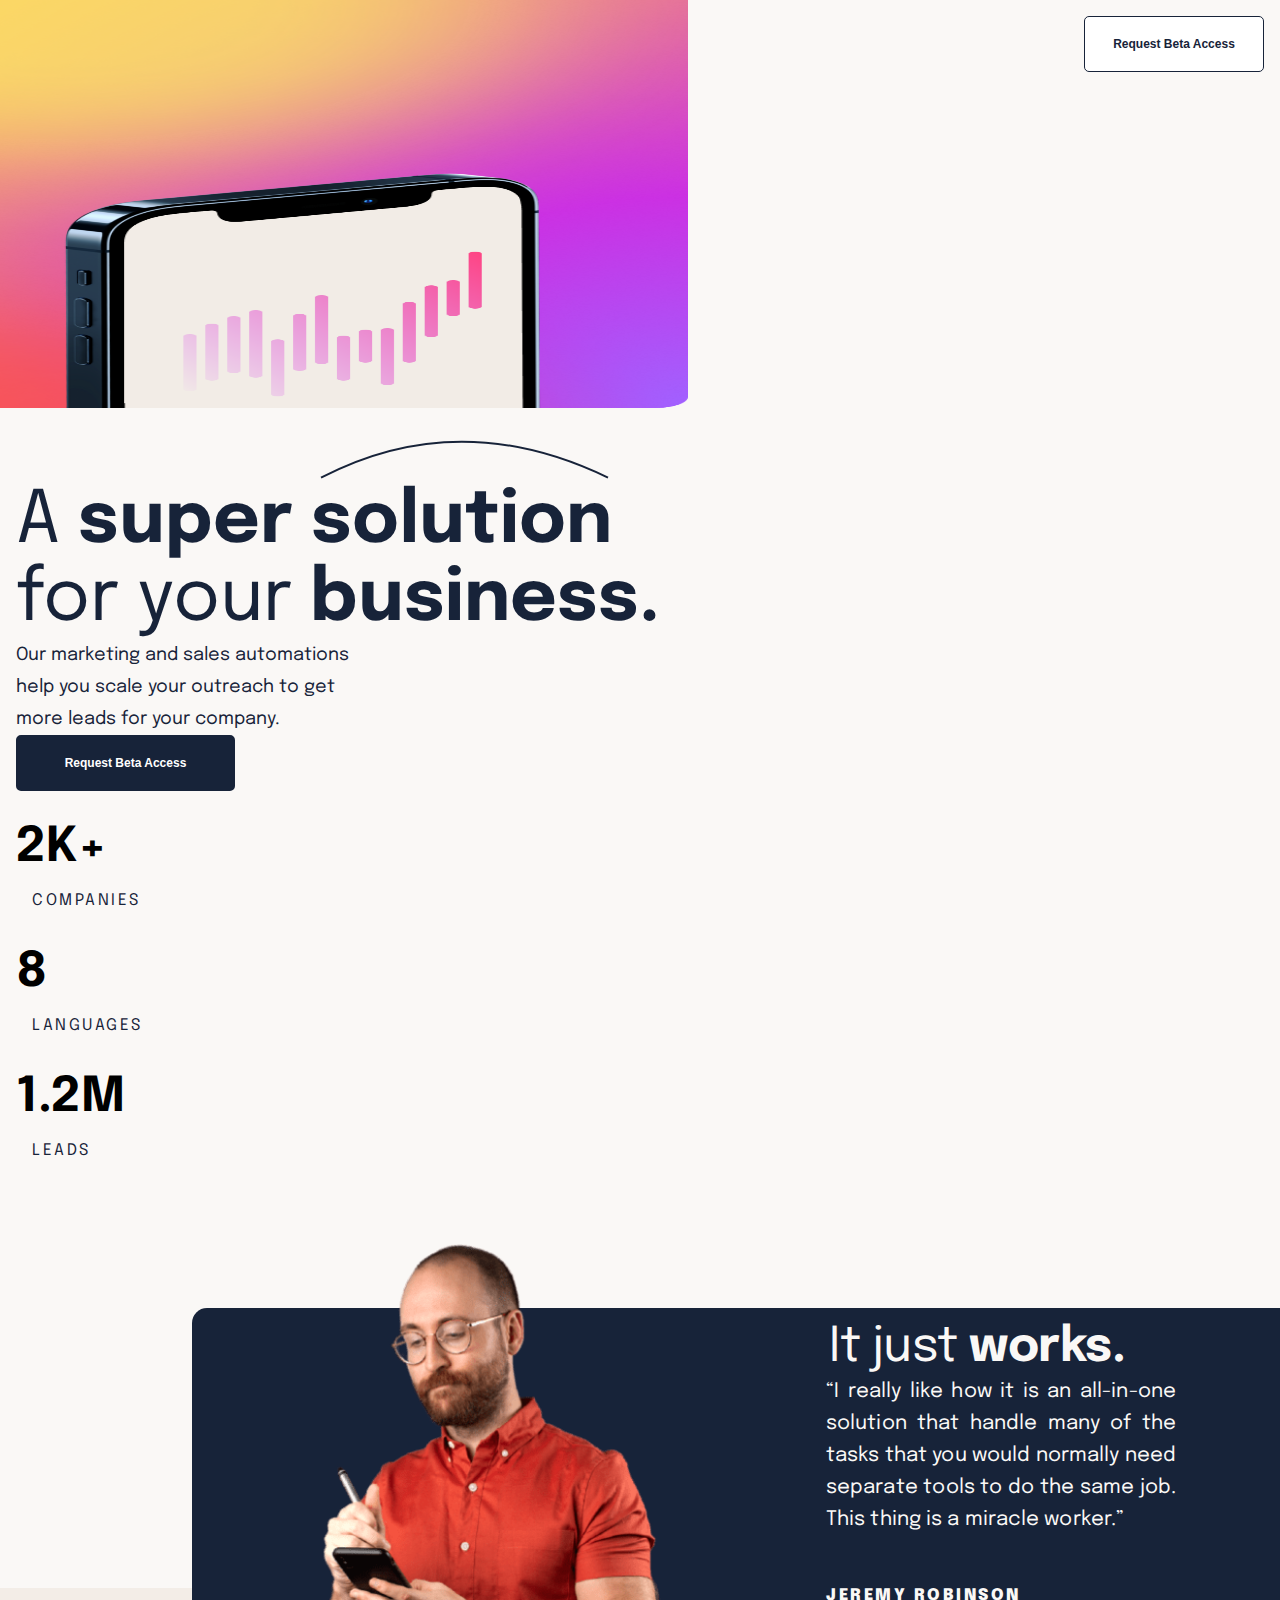
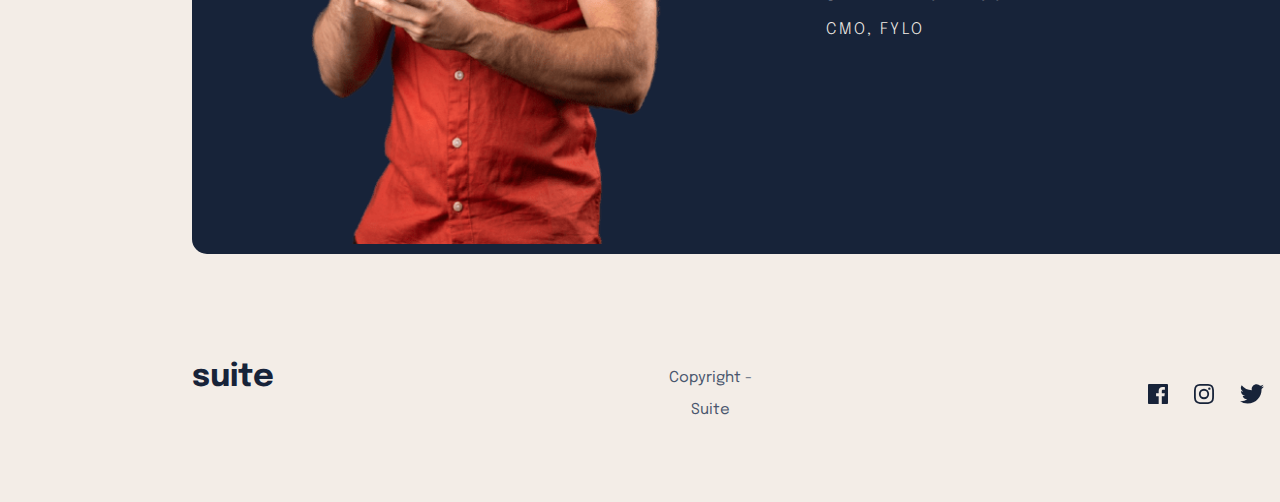
<file: index.html>
<!DOCTYPE html>
<html lang="en">
<head>
  <meta charset="UTF-8">
  <meta name="viewport" content="width=device-width, initial-scale=1.0">

  <link rel="icon" type="image/png" sizes="32x32" href="./assets/favicon-32x32.png">
  <link rel="stylesheet" href="./styles.css">
  <link rel="preconnect" href="https://fonts.googleapis.com">
<link rel="preconnect" href="https://fonts.gstatic.com" crossorigin>
<link href="https://fonts.googleapis.com/css2?family=Epilogue:wght@300;400;700&display=swap" rel="stylesheet">
  
  <title>Frontend Mentor | Suite landing page</title>
</head>
<body>

  <!--menu-->
  <header>
  <img src="./assets/suite (2).svg" alt="logo">
<button class="button-one">Request Beta Access</button>

  </header>

  <!--Parte principal-->
  <div class="container-principal">
    <img src="./assets/Oval.png" alt="illustration" class="img-principal">
    <img src="./assets/image-hero-landscape.png" alt="illustration" class="img-mobile">
    <img src="./assets/image-hero-portrait.webp" alt="illustration" class="img-tablet">
    
      <div class="text-principal">
      <img src="./assets/pattern-curved-line-1.svg" alt="illustration" class="curva-img">
        <h1>A <strong>super solution</strong> for your <strong>business.</strong></h1>
      
        <p>Our marketing and sales automations help you scale your outreach to 
          get more leads for your company. </p>

        <button class="button-two">Request Beta Access</button>
  <img src="./assets/image-hero-landscape.png" alt="illustration" class="img-mobile">
</div>
<!--Parte secundária-->
<div class="container-sub">
  <h1>2K+</h1>
  <p>Companies</p>

  <h1>8</h1>
  <p>Languages</p>

  <h1>1.2M</h1>
  <p>Leads</p>
</div>
</div>
<!--Terceira parte-->
<div class="container-terceiro">
  
  <div class="container-blue">
    <img src="./assets/image-jeremy-large.png" alt="illustration" class="man-img">
    <div class="blue-text">
      <p class="text-1">It just <strong>works.</strong></p> 

      <p  class="text-2">“I really like how it is an all-in-one solution that handle many of the tasks that you would normally need separate tools to do the same job. This thing is a miracle worker.”</p>
      <p class="name"><strong>Jeremy Robinson</strong></p>
        <p class="subtitle">CMO, Fylo</p>
    </div>
 
  </div>

  <!--Parte final -->
  <footer class="toque-final">
    <h1>suite</h1>
    <p>Copyright - Suite</p>
    <div class="icons">
      <img src="./assets/icon-facebook.svg" alt="imagem-facebok" class="img-icons" href="http://www.instagram.com/santosdlaysa"></img>
      <img src="./assets/icon-instagram.svg" alt="imagem-instagram" class="img-icons"  href="http://www.instagram.com/santosdlaysa"></img>
      <img src="./assets/icon-twitter.svg" alt="imagem-twitter" class="img-icons"  href="#"></img>
    </div>
    
  </footer>
</div>
</body>
</html>
</file>
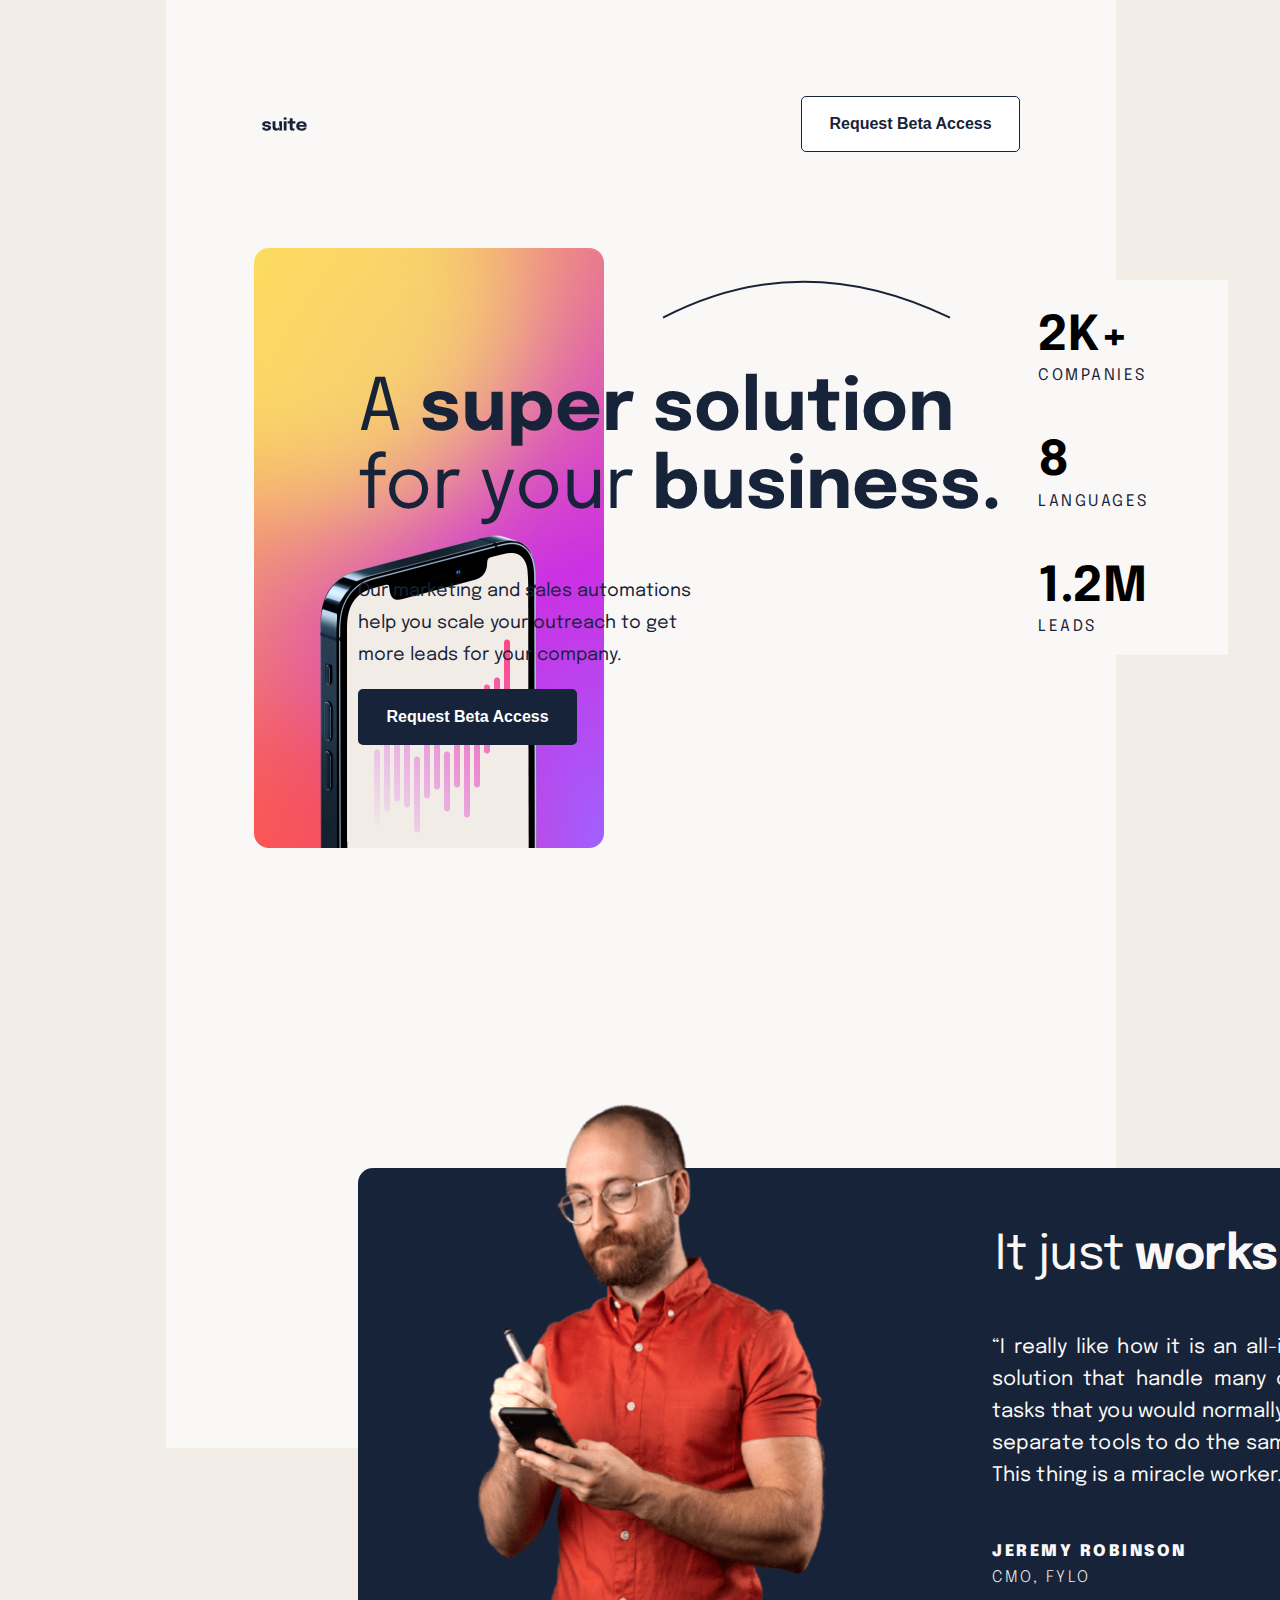
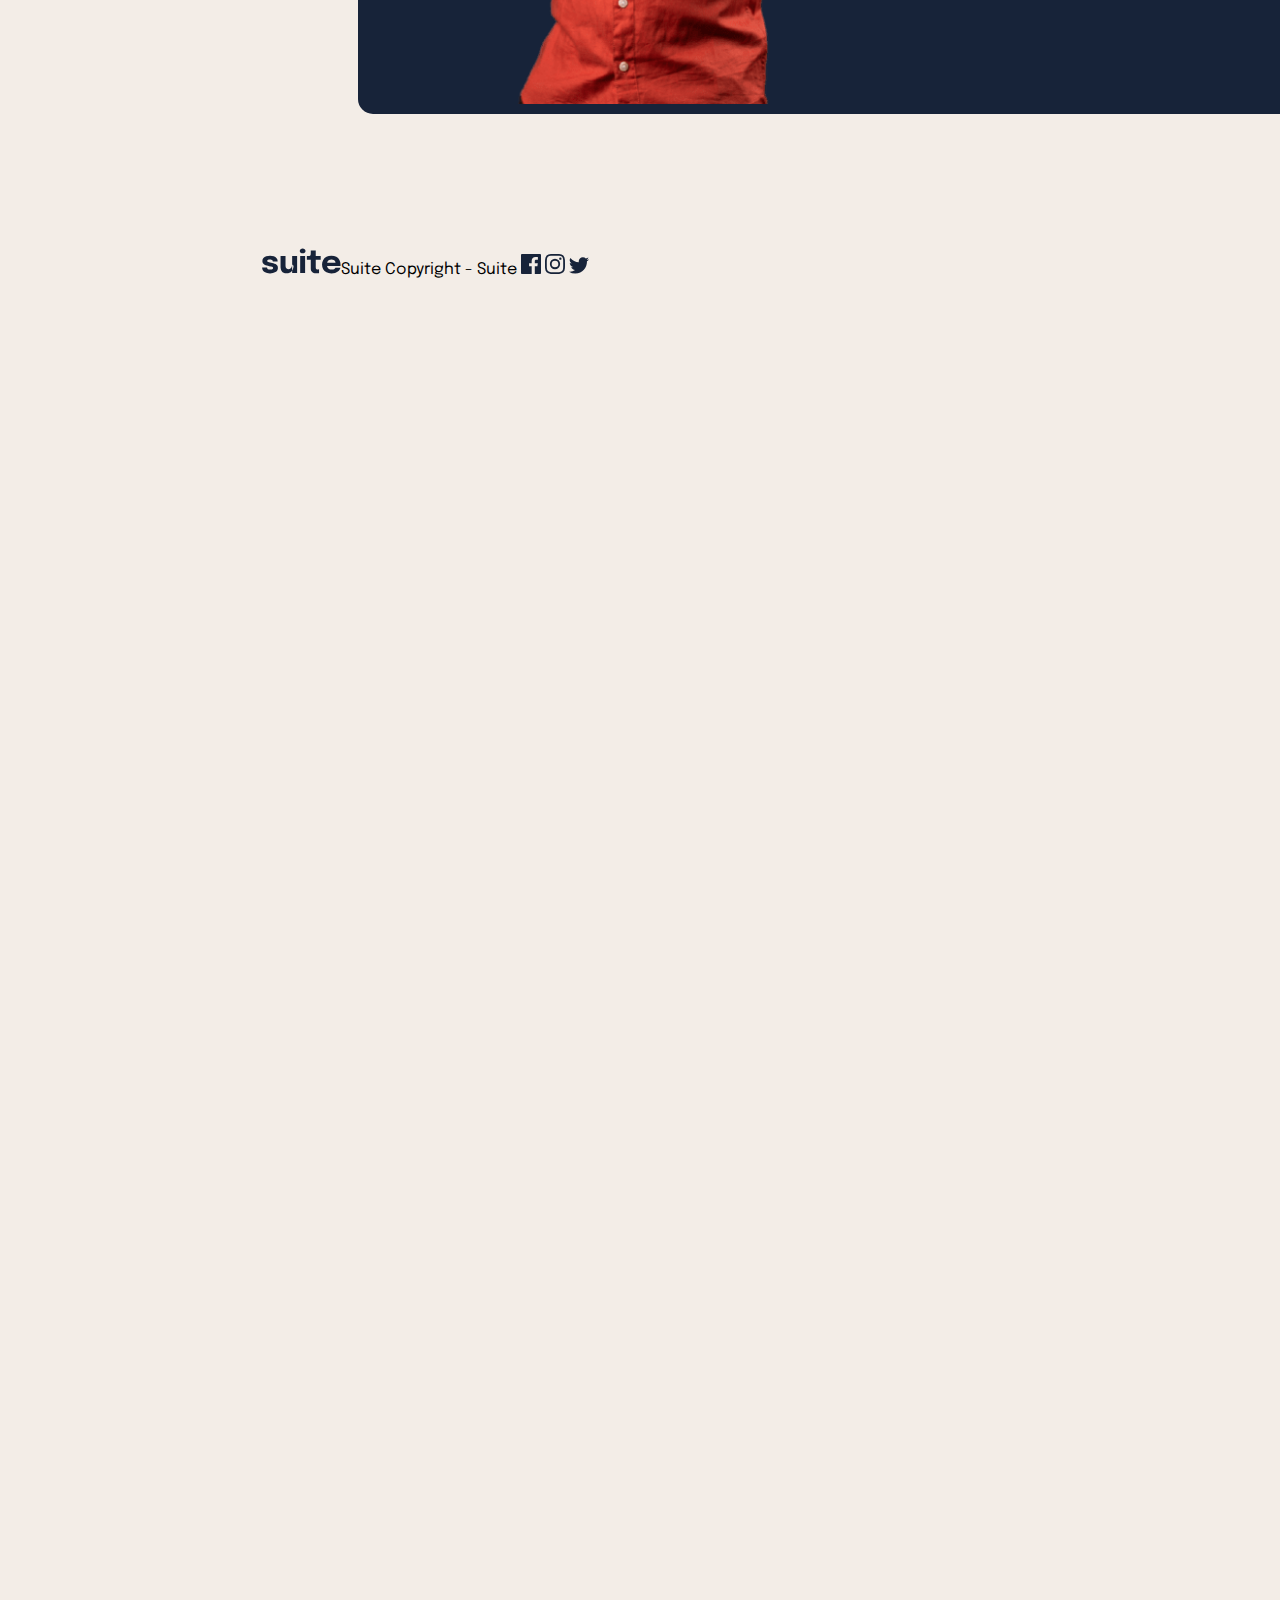
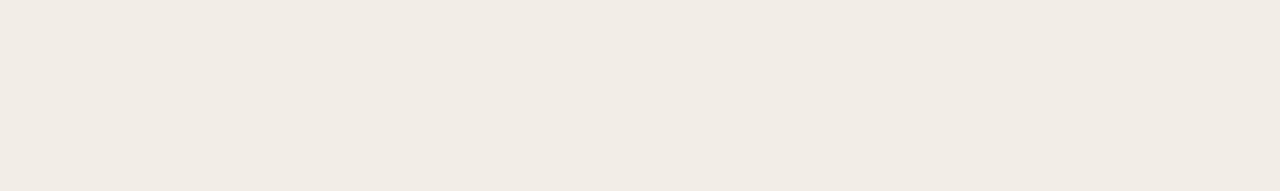
<file: starter-code/index.html>
<!DOCTYPE html>
<html lang="en">
<head>
  <meta charset="UTF-8">
  <meta name="viewport" content="width=device-width, initial-scale=1.0">

  <link rel="icon" type="image/png" sizes="32x32" href="./assets/favicon-32x32.png">
  <link rel="stylesheet" href="./styles.css">
  <link rel="preconnect" href="https://fonts.googleapis.com">
<link rel="preconnect" href="https://fonts.gstatic.com" crossorigin>
<link href="https://fonts.googleapis.com/css2?family=Epilogue:wght@300;400;700&display=swap" rel="stylesheet">
  
  <title>Frontend Mentor | Suite landing page</title>
</head>
<body>

  <header>
  <img src="./assets/suite (2).svg" alt="logo">
<button class="button-one">Request Beta Access</button>

  </header>
  <div class="container-principal">
    <img src="./assets/Oval.png" alt="illustration" class="img-principal">
    <div class="text-principal">
      <img src="./assets/pattern-curved-line-1.svg" alt="illustration" class="curva-img">
  <h1>A <strong>super solution</strong> for your <strong>business.</strong></h1>
 
  <p>Our marketing and sales automations help you scale your outreach to 
    get more leads for your company. </p>

  <button class="button-two">Request Beta Access</button>
</div>

<div class="container-sub">
  <h1>2K+</h1>
  <p>Companies</p>

  <h1>8</h1>
  <p>Languages</p>

  <h1>1.2M</h1>
  <p>Leads</p>
</div>
</div>

<div class="container-terceiro">
  
  <div class="container-blue">
    <img src="./assets/image-jeremy-large.png" alt="illustration" class="man-img">
    <div class="blue-text">
      <p class="text-1">It just <strong>works.</strong></p> 

      <p  class="text-2">“I really like how it is an all-in-one solution that handle many of the tasks that you would normally need separate tools to do the same job. This thing is a miracle worker.”</p>
      <p class="name"><strong>Jeremy Robinson</strong></p>
        <p class="subtitle">CMO, Fylo</p>
    </div>
 
  </div>
</div>

    <footer class="toque-final">
      <img src="./assets/suite (2).svg" target="_blank">Suite</img>
      Copyright - Suite
      <img src="./assets/icon-facebook.svg" ></img>
      <img src="./assets/icon-instagram.svg" ></img>
      <img src="./assets/icon-twitter.svg" ></img>
    </footer>

</body>
</html>
</file>
<file: styles.css>
* {
    margin: 0;
    padding: 0;
}

body {
    font-family: 'Epilogue', sans-serif;
    background-color: #F3EDE7;
    display: grid;
}

header {
    background-color: #FAF8F6;
    padding: 6rem;
    justify-content: space-between;
    height: 56px;
    display: flex;
    align-items: center;
}

header > img {
    width: 6%;

    
}

.button-one {
    background-color: #ffffff;
    border: 1.5px solid  #172339;
    border-radius: 5px;
    padding: 0.5rem 1rem;
    font-size: 1rem;
    font-weight: 700;
    line-height: 32px;
    color: #172339;
    cursor: pointer;
    transition: all 0.3s ease-in-out;
    width: 219px;
    height: 56px;
}

.button-one:hover {
    background-color: rgba(23, 35, 57, 1);
    color: #ffffff;
}

.container-principal {
    display: flex;
    justify-content: space-between;
    padding: 0 6rem;
    height: 600px;
    background-color: #FAF8F6;
    position: relative;
}

.img-mobile{
    display: none;

}
.text-principal {
    color: #172339;
    margin-top: 2rem;
    position: relative;
    left: 6rem;
}

.text-principal h1 {
    font-weight: 400;
    font-size: 72px;
    line-height: 32px;
    color: #172339;
    width: 680px;
    height: 156px;
    line-height: 78px;
}

.text-principal p {
    font-weight: 400;
    font-size: 18px;
    line-height: 32px;
    color: #172339;
    width: 350px;
    height: 96px;
    line-height: 32px;
}

.curva-img {
    right: -19rem;
    top: 0;
    
    position: relative;
}

.img-principal {
    position: absolute;
    right: 32rem;
    top: 0;
    width: 350px;
    height: 600px;
}

.img-mobile{
    display: none;

}

.img-tablet{
    display: none;

}
.button-two{
    background-color: #172339;
    border: 2px solid  #172339;
    border-radius: 5px;
    padding: 0.5rem 1rem;
    font-size: 1rem;
    font-weight: 700;
    line-height: 32px;
    color: #ffffff;
    cursor: pointer;
    transition: all 0.3s ease-in-out;
    width: 219px;
    height: 56px;
}

.button-two:hover {
    background: linear-gradient(90deg, #A060FF,#CB30E3,#FFA84E);
    color: #ffffff;
    border: none;
}

.container-sub{
    display: flex;
    background-color: #FAF8F6;
    flex-direction: column;
    width: 190px;
    height: 375px;
    margin-top: 2rem;
    margin-left: 6rem;
}

.container-sub h1 {
    font-weight: 700;
    font-size: 48px;
    letter-spacing: -0.5px;
}

.container-sub p {
    font-weight: 400;
    font-size: 16px;
    line-height: 26px;
    color: #172339;
    width: 350px;
    height: 96px;
    letter-spacing: 2.5px;
    text-transform: uppercase;
    margin-top: 30px;
}

.container-terceiro {
    display: grid;
    padding: 0 6rem;
    height: 600px;
    background-color: #FAF8F6;
}

.man-img {
    width: 350px;
    height: 600px;
    position: relative;
    right: 40rem;
    top: -4rem;

}
.container-blue {
    background-color: #172339;
    width: 1109px;
    height: 546px;
    text-align: end;
    margin-top: 20rem;
    margin-left: 6rem;
    border-radius: 15px;
}

.blue-text{
    color: #FAF8F6;
    width: 350px;
    height: 369px;
    margin: -37rem 125px 88px 634px;
}

.text-1{
    font-weight: 400;
    font-size: 48px;
    line-height: 56px;
    letter-spacing: -0.5px;
    width: 299px;
    height: 56px;
    justify-content: flex-start;
}

.text-2 {
    font-weight: 400;
    font-size: 20px;
    line-height: 32px;
    width: 350px;
    height: 175px;
    line-height: 32px;
    letter-spacing: 0.1px;
    text-align: justify;
}


.container-avaliacao {
    display: flex;
    justify-content: space-between;
    padding: 0 6rem;
    height: 600px;
    margin-top: 10rem;
}
.name {
    font-weight: 700;
    font-size: 16px;
    line-height: 26px;
    letter-spacing: 2.5px;
    text-transform: uppercase;
    margin-top: 2rem;
    text-align: start;
    color: #FAF8F6;
}

.subtitle {
    font-weight: 300;
    font-size: 16px;
    line-height: 26px;
    letter-spacing: 2.5px;
    text-transform: uppercase;
    text-align: start;
    margin-top: 0.5rem;
    color: #F3EDE7;
}


footer {
    padding: 6rem;
    justify-content: space-between;
    height: 56px;
    display: flex;
    align-items: center;
}

.img-suite{
    width: 81px;
    height: 32px;
}

.toque-final h1 {
    font-weight: 700;
    font-size:32px;
    line-height: 32px;
    letter-spacing: -0.44 px;
    width: 81px;
    height: 32px;
    justify-content: flex-start;
    color: #172339;
}
.toque-final p {
    font-weight: 400;
    font-size: 15px;
    line-height: 32px;
    width: 125px;
    height: 32px;
    left: 283px;
    color: #49566D;
    line-height: 32px;
    letter-spacing: 0.08px;
    text-align: center;
}


.icons {
    display: flex;
    justify-content: space-between;
    width: 116px;
    height: 20px;
    margin-top: 2rem;
    cursor: pointer;
}

.img-icons:hover {
    opacity: 0.5;
}


@media screen and (max-width: 768px) {

    header {
        width: 689px;
        height: 56px;
        top: 40px;
        left: 39px;
    }
}

@media screen and (max-width: 1440px) {

    header { 
        width: 100vw;
        height: 56px;
        padding: 1rem;
    }

    header > img {
        width: 20vw;
        height: 15vh;
    }

    header > button {
        width: 10vw;
        max-width: 180px;
        height: 5vh;
        margin-right: 2rem;
    }

    .button-one{
        font-size: 12px;
    }

    .button-two{
        font-size: 12px;
    }

    .container-principal {
        display: flex;
        flex-direction: column;
        justify-content: center;
        margin-left: -5rem;
        padding: 0;
        height: 100vh;
        width: 120vw;
    }

    .img-principal {
        display: block;
        position: relative;
        right: 0;
        margin-top: 5rem;
        max-width: 60vw;
        width: 100vw;
        height: 50vh;
        }

    .container-sub > p{
        margin: 1rem;
    }
}
</file>
<file: starter-code/styles.css>
body {
    margin: 0 164px 943px 166px;
    padding: 0;
    font-family: 'Epilogue', sans-serif;
    background-color: #F3EDE7;
}

header {
    background-color: #FAF8F6;
    padding: 6rem;
    justify-content: space-between;
    height: 56px;
    display: flex;
    align-items: center;
}

header > img {
    width: 6%;

    
}

.button-one {
    background-color: #ffffff;
    border: 1.5px solid  #172339;
    border-radius: 5px;
    padding: 0.5rem 1rem;
    font-size: 1rem;
    font-weight: 700;
    line-height: 32px;
    color: #172339;
    cursor: pointer;
    transition: all 0.3s ease-in-out;
    width: 219px;
    height: 56px;
}

.container-principal {
    display: flex;
    justify-content: space-between;
    padding: 0 6rem;
    height: 600px;
    background-color: #FAF8F6;
    position: relative;
}

.text-principal {
    color: #172339;
    margin-top: 2rem;
    position: relative;
    left: 6rem;
}

.text-principal h1 {
    font-weight: 400;
    font-size: 72px;
    line-height: 32px;
    color: #172339;
    width: 680px;
    height: 156px;
    line-height: 78px;
}

.text-principal p {
    font-weight: 400;
    font-size: 18px;
    line-height: 32px;
    color: #172339;
    width: 350px;
    height: 96px;
    line-height: 32px;
}

.curva-img {
    right: -19rem;
    top: 0;
    
    position: relative;
}

.img-principal {
    position: absolute;
    right: 32rem;
    top: 0;
    width: 350px;
    height: 600px;
}

.button-two{
    background-color: #172339;
    border: 2px solid  #172339;
    border-radius: 5px;
    padding: 0.5rem 1rem;
    font-size: 1rem;
    font-weight: 700;
    line-height: 32px;
    color: #ffffff;
    cursor: pointer;
    transition: all 0.3s ease-in-out;
    width: 219px;
    height: 56px;
}

.container-sub{
    display: flex;
    background-color: #FAF8F6;
    flex-direction: column;
    width: 190px;
    height: 375px;
    margin-top: 2rem;
    margin-left: 6rem;
}

.container-sub h1 {
    font-weight: 700;
    font-size: 48px;
    letter-spacing: -0.5px;
}

.container-sub p {
    font-weight: 400;
    font-size: 16px;
    line-height: 26px;
    color: #172339;
    width: 350px;
    height: 96px;
    letter-spacing: 2.5px;
    text-transform: uppercase;
    margin-top: -30px;
}

.container-terceiro {
    display: grid;
    padding: 0 6rem;
    height: 600px;
    background-color: #FAF8F6;
}

.man-img {
    width: 350px;
    height: 600px;
    position: relative;
    right: 40rem;
    top: -4rem;

}
.container-blue {
    background-color: #172339;
    width: 1109px;
    height: 546px;
    text-align: end;
    margin-top: 20rem;
    margin-left: 6rem;
    border-radius: 15px;
}

.blue-text{
    color: #FAF8F6;
    width: 350px;
    height: 369px;
    margin: -37rem 125px 88px 634px;
}

.text-1{
    font-weight: 400;
    font-size: 48px;
    line-height: 56px;
    letter-spacing: -0.5px;
    width: 299px;
    height: 56px;
    justify-content: flex-start;
}

.text-2 {
    font-weight: 400;
    font-size: 20px;
    line-height: 32px;
    width: 350px;
    height: 175px;
    line-height: 32px;
    letter-spacing: 0.1px;
    text-align: justify;
}


.container-avaliacao {
    display: flex;
    justify-content: space-between;
    padding: 0 6rem;
    height: 600px;
    margin-top: 10rem;
}
.name {
    font-weight: 700;
    font-size: 16px;
    line-height: 26px;
    letter-spacing: 2.5px;
    text-transform: uppercase;
    margin-top: 2rem;
    text-align: start;
    color: #FAF8F6;
}

.subtitle {
    font-weight: 300;
    font-size: 16px;
    line-height: 26px;
    letter-spacing: 2.5px;
    text-transform: uppercase;
    text-align: start;
    margin-top: -1rem;
    color: #F3EDE7;
}


.toque-final {  
    margin-top: 25rem;
    color: #000;
    padding: 0 6rem;
    height: 600px;
}
</file>
